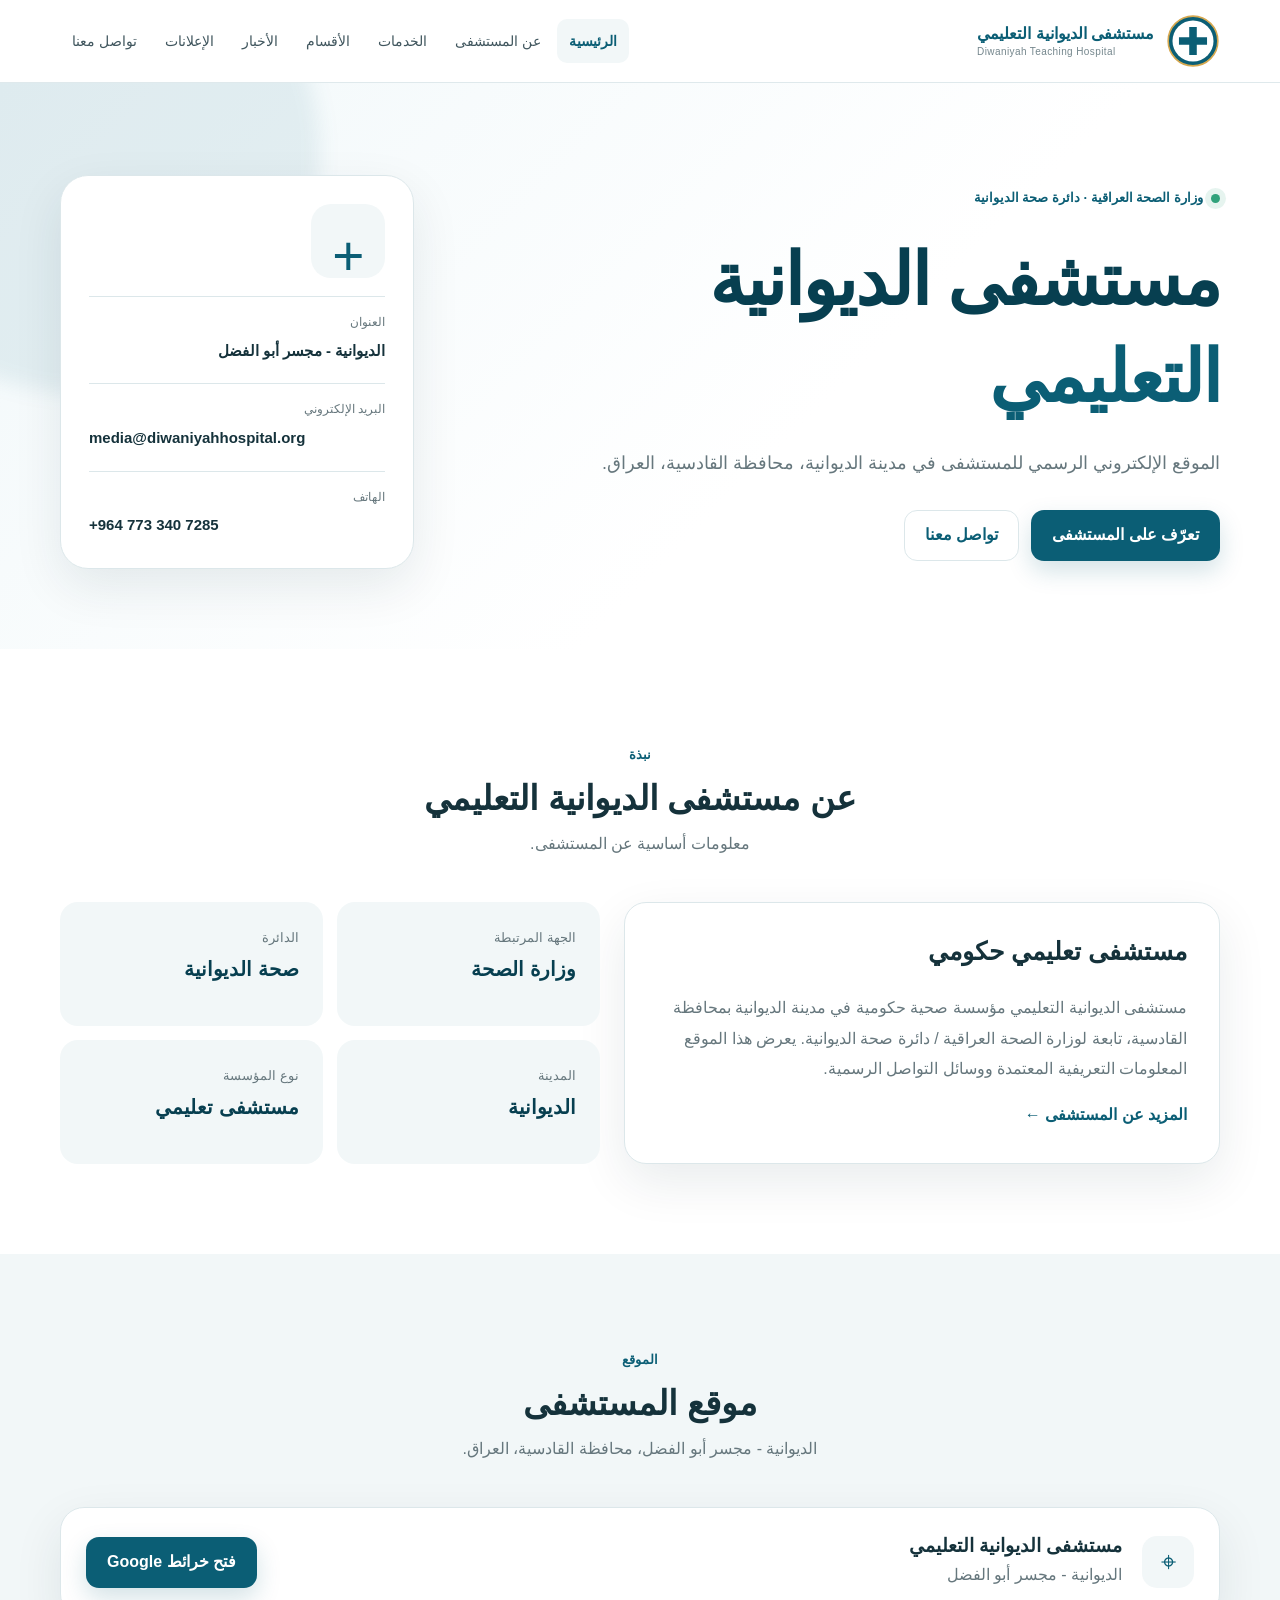
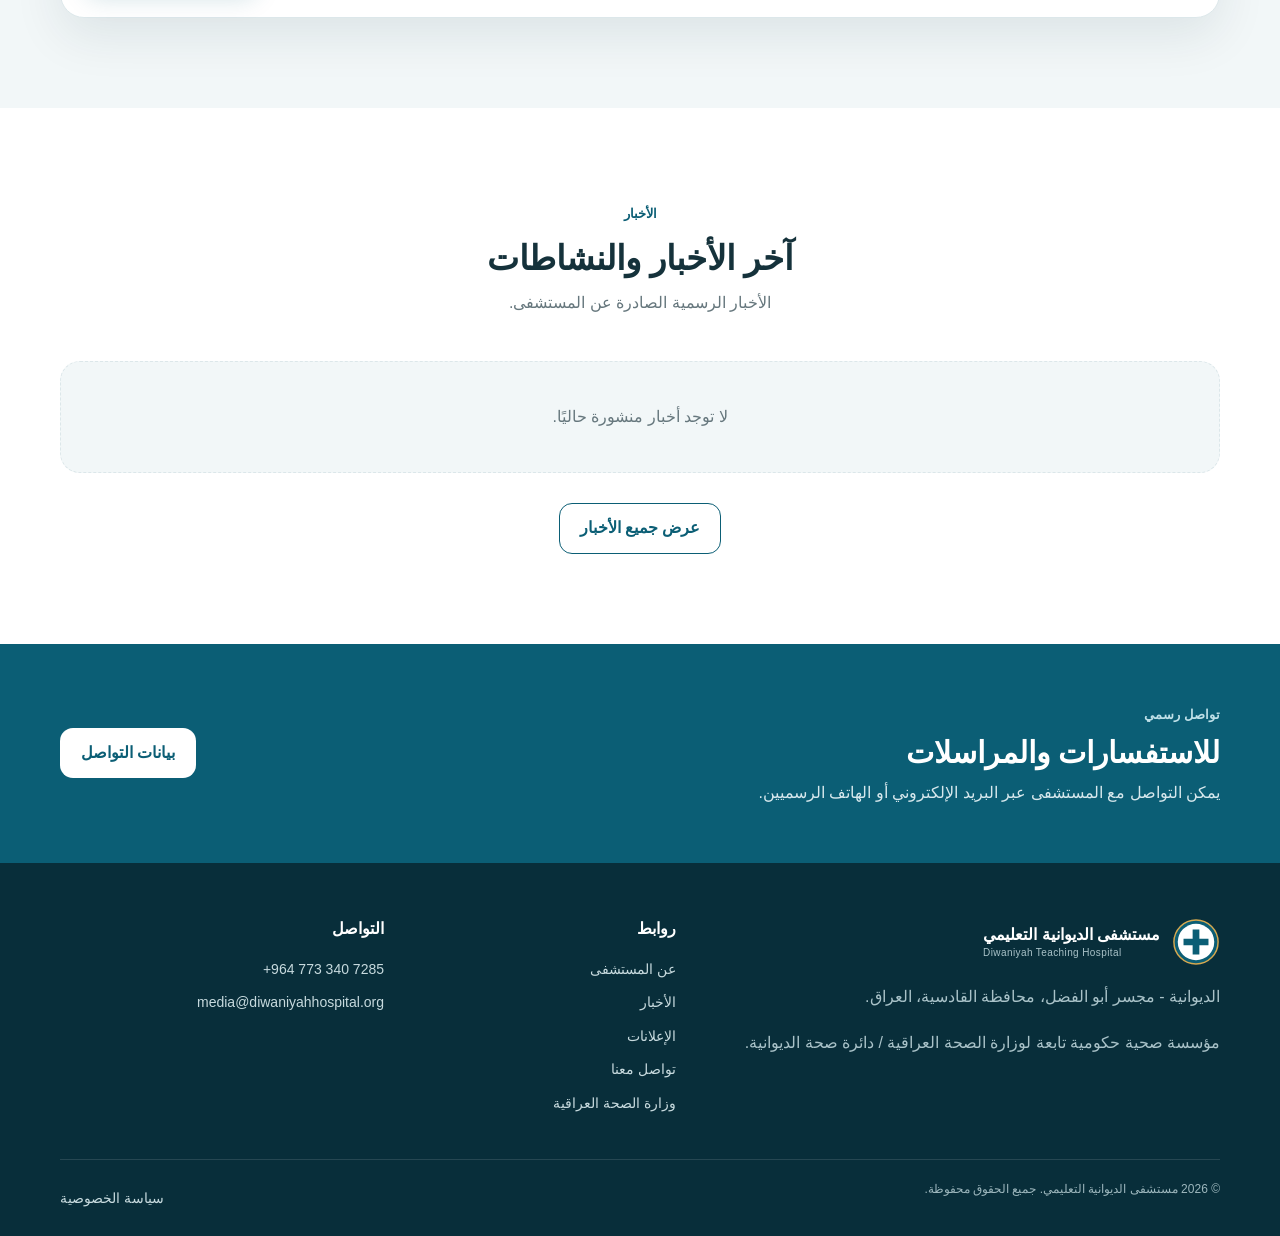
<file: index.html>
<!doctype html>
<html lang="ar" dir="rtl">
<head>
  <meta charset="utf-8">
  <meta name="viewport" content="width=device-width, initial-scale=1">
  <title>مستشفى الديوانية التعليمي | Diwaniyah Teaching Hospital</title>
  <meta name="description" content="الموقع الرسمي لـمستشفى الديوانية التعليمي في الديوانية، محافظة القادسية، العراق. معلومات المستشفى والأخبار والإعلانات ووسائل التواصل.">
  <link rel="canonical" href="https://diwaniyahhospital.org/">
  <meta property="og:type" content="website">
  <meta property="og:site_name" content="مستشفى الديوانية التعليمي">
  <meta property="og:title" content="مستشفى الديوانية التعليمي | Diwaniyah Teaching Hospital">
  <meta property="og:description" content="الموقع الرسمي لـمستشفى الديوانية التعليمي في الديوانية، محافظة القادسية، العراق. معلومات المستشفى والأخبار والإعلانات ووسائل التواصل.">
  <meta property="og:url" content="https://diwaniyahhospital.org/">
  <meta property="og:locale" content="ar_IQ">
  <meta name="theme-color" content="#0b5e75">
  <link rel="icon" href="/assets/images/logo.svg" type="image/svg+xml">
  <link rel="stylesheet" href="/assets/css/style.css">
  <script type="application/ld+json">
  {
    "@context": "https://schema.org",
    "@type": "Hospital",
    "name": "مستشفى الديوانية التعليمي",
    "alternateName": "Diwaniyah Teaching Hospital",
    "url": "https://diwaniyahhospital.org/",
    "logo": "https://diwaniyahhospital.org/assets/images/logo.svg",
    "email": "media@diwaniyahhospital.org",
    "telephone": "+9647733407285",
    "address": {
      "@type": "PostalAddress",
      "streetAddress": "مجسر أبو الفضل",
      "addressLocality": "الديوانية",
      "addressRegion": "القادسية",
      "addressCountry": "IQ"
    },
    "parentOrganization": {
      "@type": "GovernmentOrganization",
      "name": "وزارة الصحة العراقية",
      "url": "https://moh.gov.iq/"
    }
  }
  </script>
</head>
<body>
  <a class="skip-link" href="#main">تجاوز إلى المحتوى</a>
  <header class="site-header">
    <div class="container header-inner">
      <a class="brand" href="/" aria-label="الصفحة الرئيسية">
        <img src="/assets/images/logo.svg" alt="" width="54" height="54">
        <span><strong>مستشفى الديوانية التعليمي</strong><small>Diwaniyah Teaching Hospital</small></span>
      </a>
      <button class="menu-toggle" aria-label="فتح القائمة" aria-expanded="false">☰</button>
      <nav class="main-nav" aria-label="التنقل الرئيسي"><a class="active" aria-current="page" href="/">الرئيسية</a><a href="/about.html">عن المستشفى</a><a href="/services.html">الخدمات</a><a href="/departments.html">الأقسام</a><a href="/news.html">الأخبار</a><a href="/announcements.html">الإعلانات</a><a href="/contact.html">تواصل معنا</a></nav>
    </div>
  </header>
  <main id="main">
    <section class="hero">
      <div class="hero-glow"></div>
      <div class="container hero-grid">
        <div class="hero-copy reveal">
          <div class="eyebrow"><span class="pulse-dot"></span> وزارة الصحة العراقية · دائرة صحة الديوانية</div>
          <h1>مستشفى الديوانية<br><span>التعليمي</span></h1>
          <p>الموقع الإلكتروني الرسمي للمستشفى في مدينة الديوانية، محافظة القادسية، العراق.</p>
          <div class="hero-actions">
            <a class="btn btn-primary" href="/about.html">تعرّف على المستشفى</a>
            <a class="btn btn-light" href="/contact.html">تواصل معنا</a>
          </div>
        </div>
        <div class="hero-card reveal">
          <div class="medical-cross">+</div>
          <div><small>العنوان</small><strong>الديوانية - مجسر أبو الفضل</strong></div>
          <div><small>البريد الإلكتروني</small><strong dir="ltr">media@diwaniyahhospital.org</strong></div>
          <div><small>الهاتف</small><strong dir="ltr">+964 773 340 7285</strong></div>
        </div>
      </div>
    </section>

    <section class="section">
      <div class="container">
        <div class="section-heading reveal"><span>نبذة</span><h2>عن مستشفى الديوانية التعليمي</h2><p>معلومات أساسية عن المستشفى.</p></div>
        <div class="about-grid">
          <div class="info-panel reveal">
            <h3>مستشفى تعليمي حكومي</h3>
            <p>مستشفى الديوانية التعليمي مؤسسة صحية حكومية في مدينة الديوانية بمحافظة القادسية، تابعة لوزارة الصحة العراقية / دائرة صحة الديوانية. يعرض هذا الموقع المعلومات التعريفية المعتمدة ووسائل التواصل الرسمية.</p>
            <a class="text-link" href="/about.html">المزيد عن المستشفى ←</a>
          </div>
          <div class="facts-grid reveal">
            <div class="fact"><span>الجهة المرتبطة</span><strong>وزارة الصحة</strong></div>
            <div class="fact"><span>الدائرة</span><strong>صحة الديوانية</strong></div>
            <div class="fact"><span>المدينة</span><strong>الديوانية</strong></div>
            <div class="fact"><span>نوع المؤسسة</span><strong>مستشفى تعليمي</strong></div>
          </div>
        </div>
      </div>
    </section>

    <section class="section section-soft">
      <div class="container">
        <div class="section-heading reveal"><span>الموقع</span><h2>موقع المستشفى</h2><p>الديوانية - مجسر أبو الفضل، محافظة القادسية، العراق.</p></div>
        <div class="location-card reveal">
          <div class="location-icon">⌖</div>
          <div><h3>مستشفى الديوانية التعليمي</h3><p>الديوانية - مجسر أبو الفضل</p></div>
          <a class="btn btn-primary" target="_blank" rel="noopener" href="https://www.google.com/maps/search/?api=1&query=%D9%85%D8%B3%D8%AA%D8%B4%D9%81%D9%89%20%D8%A7%D9%84%D8%AF%D9%8A%D9%88%D8%A7%D9%86%D9%8A%D8%A9%20%D8%A7%D9%84%D8%AA%D8%B9%D9%84%D9%8A%D9%85%D9%8A%20%D8%A7%D9%84%D8%AF%D9%8A%D9%88%D8%A7%D9%86%D9%8A%D8%A9">فتح خرائط Google</a>
        </div>
      </div>
    </section>

    <section class="section">
      <div class="container">
        <div class="section-heading reveal"><span>الأخبار</span><h2>آخر الأخبار والنشاطات</h2><p>الأخبار الرسمية الصادرة عن المستشفى.</p></div>
        <div id="home-news" class="cards-grid"></div>
        <div class="center"><a class="btn btn-outline" href="/news.html">عرض جميع الأخبار</a></div>
      </div>
    </section>

    <section class="cta">
      <div class="container cta-inner">
        <div><span>تواصل رسمي</span><h2>للاستفسارات والمراسلات</h2><p>يمكن التواصل مع المستشفى عبر البريد الإلكتروني أو الهاتف الرسميين.</p></div>
        <a class="btn btn-white" href="/contact.html">بيانات التواصل</a>
      </div>
    </section>
  </main>
  <footer class="site-footer">
    <div class="container footer-grid">
      <div>
        <a class="brand footer-brand" href="/"><img src="/assets/images/logo.svg" alt="" width="48" height="48"><span><strong>مستشفى الديوانية التعليمي</strong><small>Diwaniyah Teaching Hospital</small></span></a>
        <p>الديوانية - مجسر أبو الفضل، محافظة القادسية، العراق.</p>
        <p>مؤسسة صحية حكومية تابعة لوزارة الصحة العراقية / دائرة صحة الديوانية.</p>
      </div>
      <div><h3>روابط</h3><a href="/about.html">عن المستشفى</a><a href="/news.html">الأخبار</a><a href="/announcements.html">الإعلانات</a><a href="/contact.html">تواصل معنا</a><a href="https://moh.gov.iq/" target="_blank" rel="noopener">وزارة الصحة العراقية</a></div>
      <div><h3>التواصل</h3><a dir="ltr" href="tel:+9647733407285">+964 773 340 7285</a><a href="mailto:media@diwaniyahhospital.org">media@diwaniyahhospital.org</a></div>
    </div>
    <div class="container footer-bottom"><span>© <span class="year">2026</span> مستشفى الديوانية التعليمي. جميع الحقوق محفوظة.</span><a href="/privacy.html">سياسة الخصوصية</a></div>
  </footer>

  <script src="/assets/js/main.js"></script>
  <script src="/assets/js/site.js"></script>
</body>
</html>
</file>
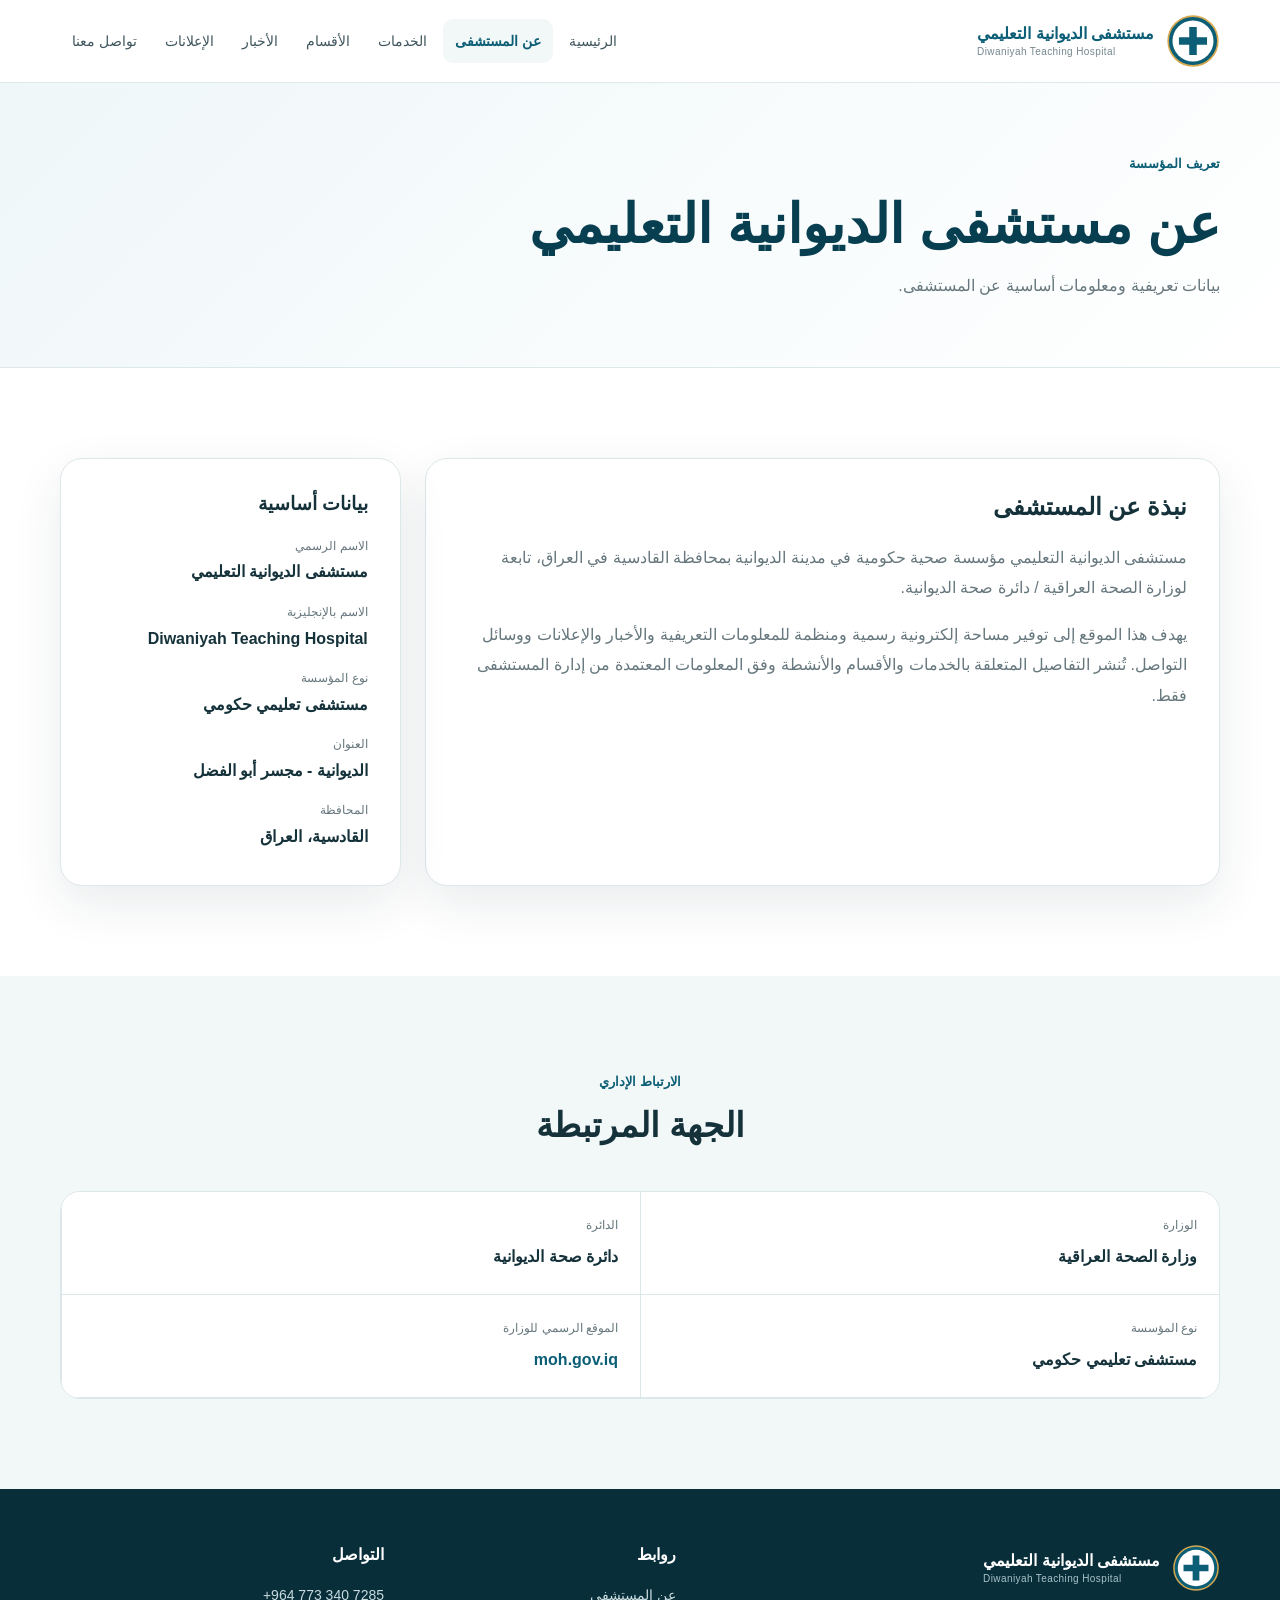
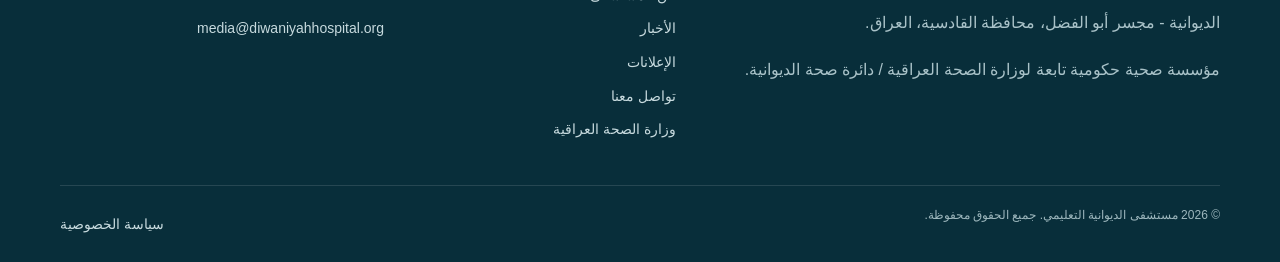
<file: about.html>
<!doctype html>
<html lang="ar" dir="rtl">
<head>
  <meta charset="utf-8">
  <meta name="viewport" content="width=device-width, initial-scale=1">
  <title>عن المستشفى | مستشفى الديوانية التعليمي</title>
  <meta name="description" content="نبذة وبيانات مستشفى الديوانية التعليمي.">
  <link rel="canonical" href="https://diwaniyahhospital.org/about.html">
  <meta property="og:type" content="website">
  <meta property="og:site_name" content="مستشفى الديوانية التعليمي">
  <meta property="og:title" content="عن المستشفى | مستشفى الديوانية التعليمي">
  <meta property="og:description" content="نبذة وبيانات مستشفى الديوانية التعليمي.">
  <meta property="og:url" content="https://diwaniyahhospital.org/about.html">
  <meta property="og:locale" content="ar_IQ">
  <meta name="theme-color" content="#0b5e75">
  <link rel="icon" href="/assets/images/logo.svg" type="image/svg+xml">
  <link rel="stylesheet" href="/assets/css/style.css">
</head>
<body>
  <a class="skip-link" href="#main">تجاوز إلى المحتوى</a>
  <header class="site-header">
    <div class="container header-inner">
      <a class="brand" href="/" aria-label="الصفحة الرئيسية">
        <img src="/assets/images/logo.svg" alt="" width="54" height="54">
        <span><strong>مستشفى الديوانية التعليمي</strong><small>Diwaniyah Teaching Hospital</small></span>
      </a>
      <button class="menu-toggle" aria-label="فتح القائمة" aria-expanded="false">☰</button>
      <nav class="main-nav" aria-label="التنقل الرئيسي"><a href="/">الرئيسية</a><a class="active" aria-current="page" href="/about.html">عن المستشفى</a><a href="/services.html">الخدمات</a><a href="/departments.html">الأقسام</a><a href="/news.html">الأخبار</a><a href="/announcements.html">الإعلانات</a><a href="/contact.html">تواصل معنا</a></nav>
    </div>
  </header>
  <main id="main">
    <section class="page-hero"><div class="container"><span>تعريف المؤسسة</span><h1>عن مستشفى الديوانية التعليمي</h1><p>بيانات تعريفية ومعلومات أساسية عن المستشفى.</p></div></section>
    <section class="section"><div class="container two-col">
      <article class="content-card">
        <h2>نبذة عن المستشفى</h2>
        <p>مستشفى الديوانية التعليمي مؤسسة صحية حكومية في مدينة الديوانية بمحافظة القادسية في العراق، تابعة لوزارة الصحة العراقية / دائرة صحة الديوانية.</p>
        <p>يهدف هذا الموقع إلى توفير مساحة إلكترونية رسمية ومنظمة للمعلومات التعريفية والأخبار والإعلانات ووسائل التواصل. تُنشر التفاصيل المتعلقة بالخدمات والأقسام والأنشطة وفق المعلومات المعتمدة من إدارة المستشفى فقط.</p>
      </article>
      <aside class="side-card"><h3>بيانات أساسية</h3><dl>
        <dt>الاسم الرسمي</dt><dd>مستشفى الديوانية التعليمي</dd>
        <dt>الاسم بالإنجليزية</dt><dd>Diwaniyah Teaching Hospital</dd>
        <dt>نوع المؤسسة</dt><dd>مستشفى تعليمي حكومي</dd>
        <dt>العنوان</dt><dd>الديوانية - مجسر أبو الفضل</dd>
        <dt>المحافظة</dt><dd>القادسية، العراق</dd>
      </dl></aside>
    </div></section>
    <section class="section section-soft"><div class="container">
      <div class="section-heading"><span>الارتباط الإداري</span><h2>الجهة المرتبطة</h2></div>
      <div class="facts-table">
        <div><span>الوزارة</span><strong>وزارة الصحة العراقية</strong></div>
        <div><span>الدائرة</span><strong>دائرة صحة الديوانية</strong></div>
        <div><span>نوع المؤسسة</span><strong>مستشفى تعليمي حكومي</strong></div>
        <div><span>الموقع الرسمي للوزارة</span><strong><a class="text-link" href="https://moh.gov.iq/" target="_blank" rel="noopener" dir="ltr">moh.gov.iq</a></strong></div>
      </div>
    </div></section>
  </main>
  <footer class="site-footer">
    <div class="container footer-grid">
      <div>
        <a class="brand footer-brand" href="/"><img src="/assets/images/logo.svg" alt="" width="48" height="48"><span><strong>مستشفى الديوانية التعليمي</strong><small>Diwaniyah Teaching Hospital</small></span></a>
        <p>الديوانية - مجسر أبو الفضل، محافظة القادسية، العراق.</p>
        <p>مؤسسة صحية حكومية تابعة لوزارة الصحة العراقية / دائرة صحة الديوانية.</p>
      </div>
      <div><h3>روابط</h3><a href="/about.html">عن المستشفى</a><a href="/news.html">الأخبار</a><a href="/announcements.html">الإعلانات</a><a href="/contact.html">تواصل معنا</a><a href="https://moh.gov.iq/" target="_blank" rel="noopener">وزارة الصحة العراقية</a></div>
      <div><h3>التواصل</h3><a dir="ltr" href="tel:+9647733407285">+964 773 340 7285</a><a href="mailto:media@diwaniyahhospital.org">media@diwaniyahhospital.org</a></div>
    </div>
    <div class="container footer-bottom"><span>© <span class="year">2026</span> مستشفى الديوانية التعليمي. جميع الحقوق محفوظة.</span><a href="/privacy.html">سياسة الخصوصية</a></div>
  </footer>

  <script src="/assets/js/main.js"></script>
</body>
</html>
</file>
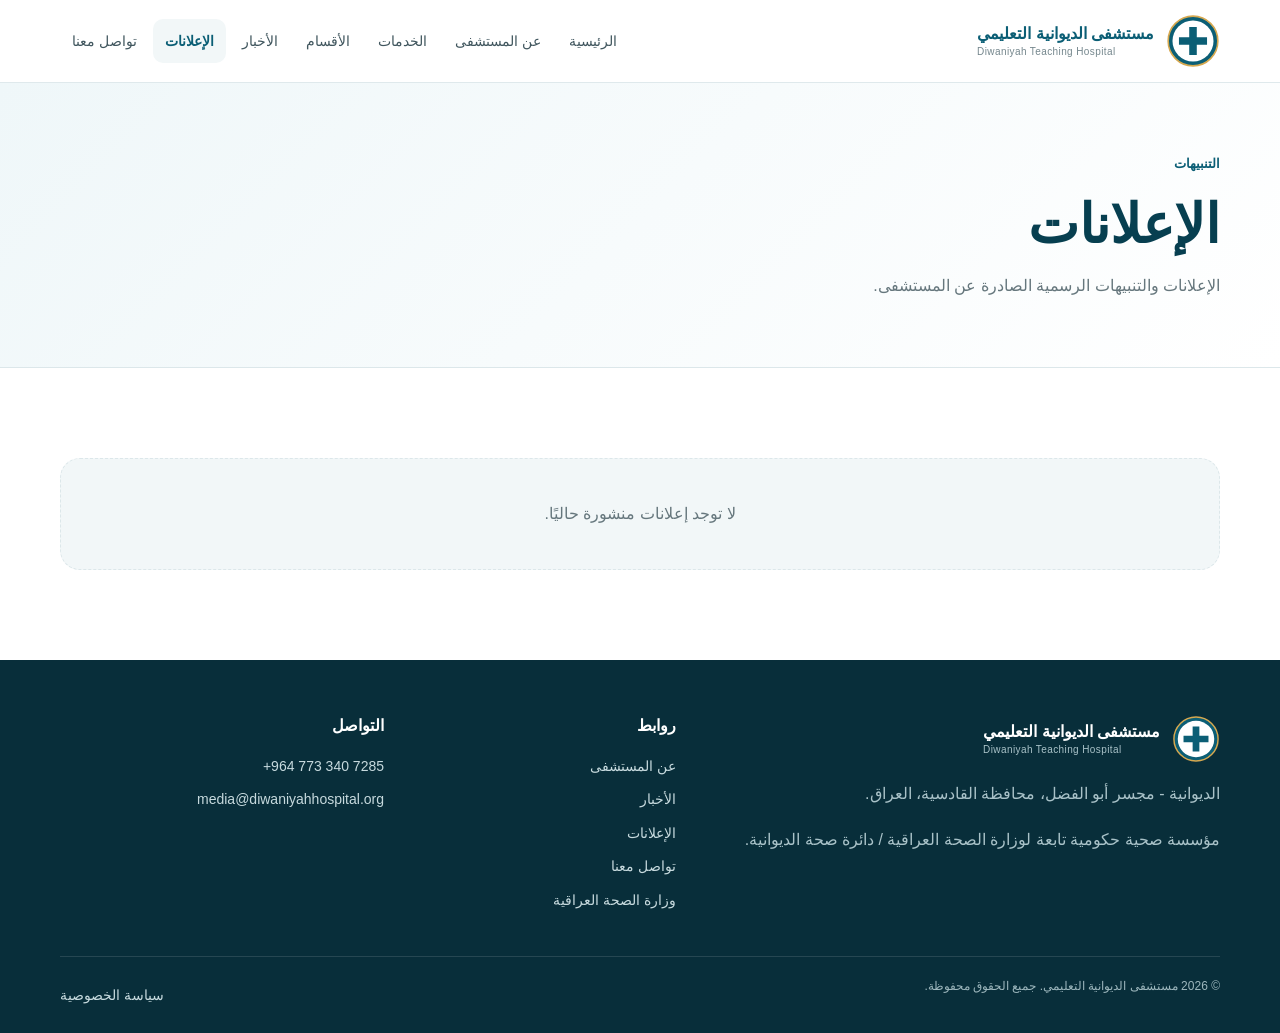
<file: announcements.html>
<!doctype html>
<html lang="ar" dir="rtl">
<head>
  <meta charset="utf-8">
  <meta name="viewport" content="width=device-width, initial-scale=1">
  <title>الإعلانات | مستشفى الديوانية التعليمي</title>
  <meta name="description" content="الإعلانات والتنبيهات الرسمية لـمستشفى الديوانية التعليمي.">
  <link rel="canonical" href="https://diwaniyahhospital.org/announcements.html">
  <meta property="og:type" content="website">
  <meta property="og:site_name" content="مستشفى الديوانية التعليمي">
  <meta property="og:title" content="الإعلانات | مستشفى الديوانية التعليمي">
  <meta property="og:description" content="الإعلانات والتنبيهات الرسمية لـمستشفى الديوانية التعليمي.">
  <meta property="og:url" content="https://diwaniyahhospital.org/announcements.html">
  <meta property="og:locale" content="ar_IQ">
  <meta name="theme-color" content="#0b5e75">
  <link rel="icon" href="/assets/images/logo.svg" type="image/svg+xml">
  <link rel="stylesheet" href="/assets/css/style.css">
</head>
<body>
  <a class="skip-link" href="#main">تجاوز إلى المحتوى</a>
  <header class="site-header">
    <div class="container header-inner">
      <a class="brand" href="/" aria-label="الصفحة الرئيسية">
        <img src="/assets/images/logo.svg" alt="" width="54" height="54">
        <span><strong>مستشفى الديوانية التعليمي</strong><small>Diwaniyah Teaching Hospital</small></span>
      </a>
      <button class="menu-toggle" aria-label="فتح القائمة" aria-expanded="false">☰</button>
      <nav class="main-nav" aria-label="التنقل الرئيسي"><a href="/">الرئيسية</a><a href="/about.html">عن المستشفى</a><a href="/services.html">الخدمات</a><a href="/departments.html">الأقسام</a><a href="/news.html">الأخبار</a><a class="active" aria-current="page" href="/announcements.html">الإعلانات</a><a href="/contact.html">تواصل معنا</a></nav>
    </div>
  </header>
  <main id="main">
    <section class="page-hero"><div class="container"><span>التنبيهات</span><h1>الإعلانات</h1><p>الإعلانات والتنبيهات الرسمية الصادرة عن المستشفى.</p></div></section>
    <section class="section"><div class="container"><div id="announcements-list" class="notice-list"></div></div></section>
  </main>
  <footer class="site-footer">
    <div class="container footer-grid">
      <div>
        <a class="brand footer-brand" href="/"><img src="/assets/images/logo.svg" alt="" width="48" height="48"><span><strong>مستشفى الديوانية التعليمي</strong><small>Diwaniyah Teaching Hospital</small></span></a>
        <p>الديوانية - مجسر أبو الفضل، محافظة القادسية، العراق.</p>
        <p>مؤسسة صحية حكومية تابعة لوزارة الصحة العراقية / دائرة صحة الديوانية.</p>
      </div>
      <div><h3>روابط</h3><a href="/about.html">عن المستشفى</a><a href="/news.html">الأخبار</a><a href="/announcements.html">الإعلانات</a><a href="/contact.html">تواصل معنا</a><a href="https://moh.gov.iq/" target="_blank" rel="noopener">وزارة الصحة العراقية</a></div>
      <div><h3>التواصل</h3><a dir="ltr" href="tel:+9647733407285">+964 773 340 7285</a><a href="mailto:media@diwaniyahhospital.org">media@diwaniyahhospital.org</a></div>
    </div>
    <div class="container footer-bottom"><span>© <span class="year">2026</span> مستشفى الديوانية التعليمي. جميع الحقوق محفوظة.</span><a href="/privacy.html">سياسة الخصوصية</a></div>
  </footer>

  <script src="/assets/js/main.js"></script>
  <script src="/assets/js/site.js"></script>
</body>
</html>
</file>
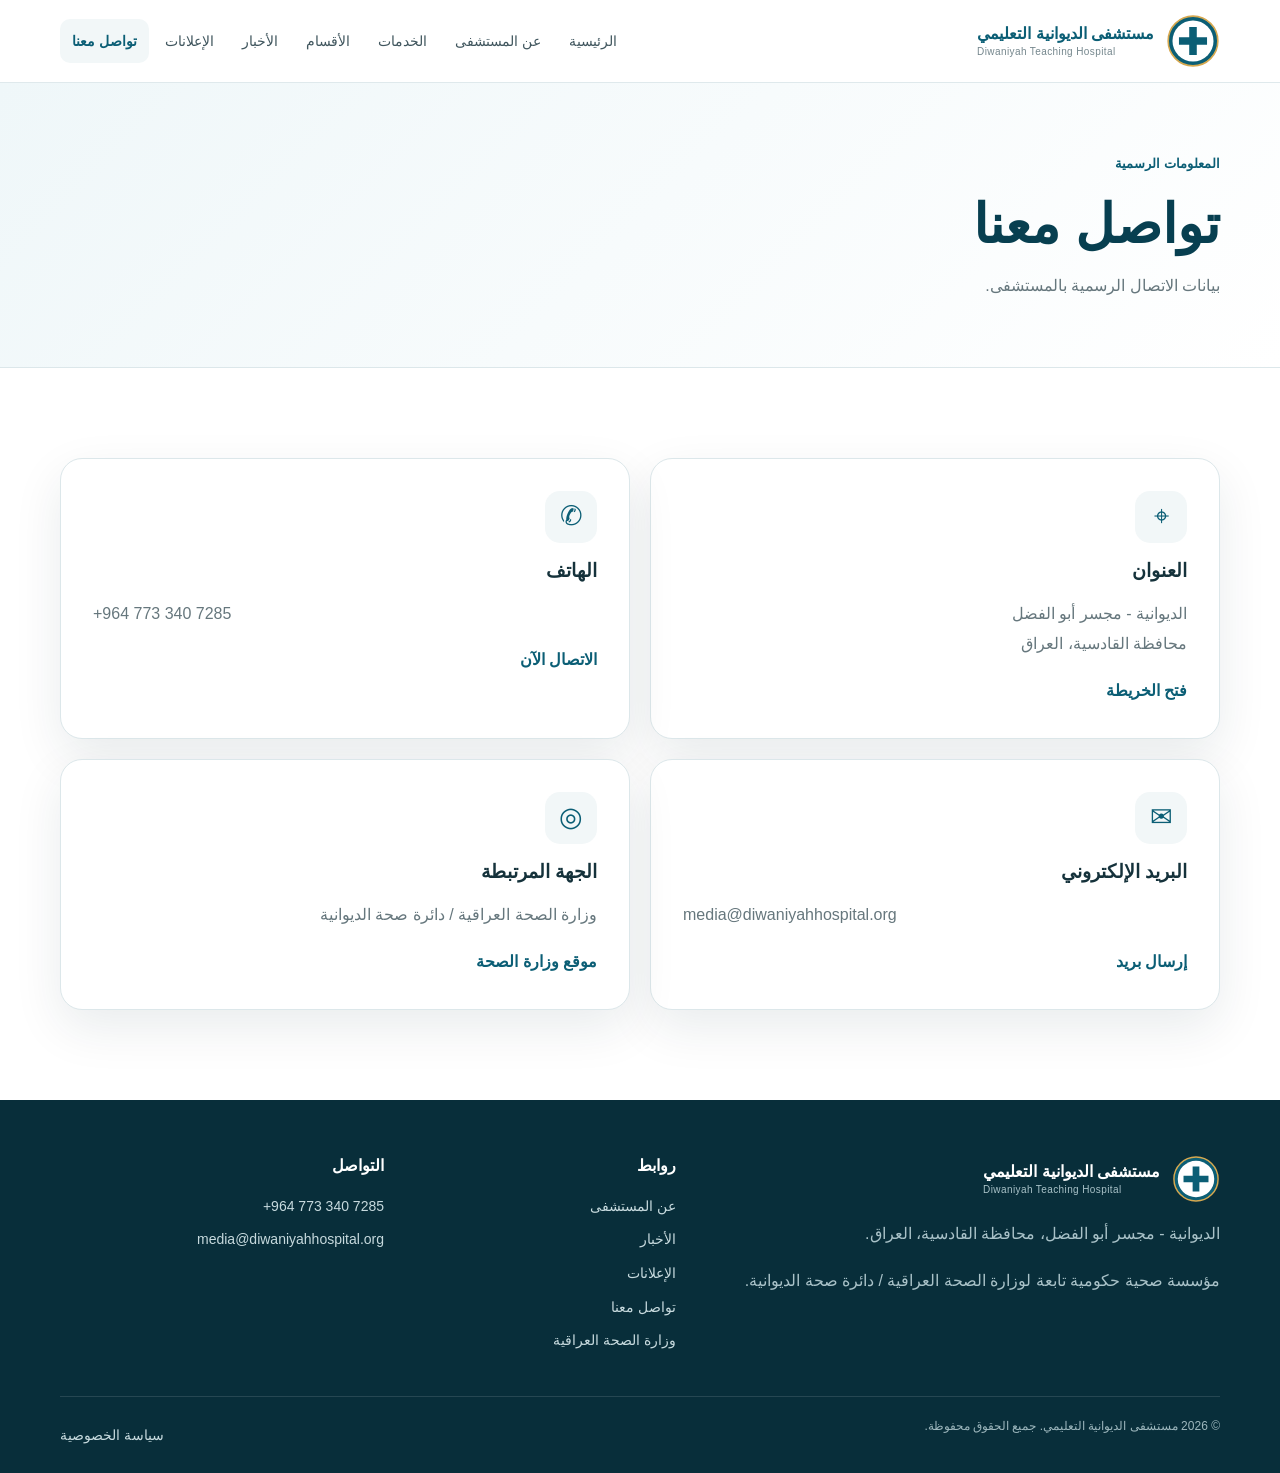
<file: contact.html>
<!doctype html>
<html lang="ar" dir="rtl">
<head>
  <meta charset="utf-8">
  <meta name="viewport" content="width=device-width, initial-scale=1">
  <title>تواصل معنا | مستشفى الديوانية التعليمي</title>
  <meta name="description" content="بيانات التواصل الرسمية لـمستشفى الديوانية التعليمي.">
  <link rel="canonical" href="https://diwaniyahhospital.org/contact.html">
  <meta property="og:type" content="website">
  <meta property="og:site_name" content="مستشفى الديوانية التعليمي">
  <meta property="og:title" content="تواصل معنا | مستشفى الديوانية التعليمي">
  <meta property="og:description" content="بيانات التواصل الرسمية لـمستشفى الديوانية التعليمي.">
  <meta property="og:url" content="https://diwaniyahhospital.org/contact.html">
  <meta property="og:locale" content="ar_IQ">
  <meta name="theme-color" content="#0b5e75">
  <link rel="icon" href="/assets/images/logo.svg" type="image/svg+xml">
  <link rel="stylesheet" href="/assets/css/style.css">
</head>
<body>
  <a class="skip-link" href="#main">تجاوز إلى المحتوى</a>
  <header class="site-header">
    <div class="container header-inner">
      <a class="brand" href="/" aria-label="الصفحة الرئيسية">
        <img src="/assets/images/logo.svg" alt="" width="54" height="54">
        <span><strong>مستشفى الديوانية التعليمي</strong><small>Diwaniyah Teaching Hospital</small></span>
      </a>
      <button class="menu-toggle" aria-label="فتح القائمة" aria-expanded="false">☰</button>
      <nav class="main-nav" aria-label="التنقل الرئيسي"><a href="/">الرئيسية</a><a href="/about.html">عن المستشفى</a><a href="/services.html">الخدمات</a><a href="/departments.html">الأقسام</a><a href="/news.html">الأخبار</a><a href="/announcements.html">الإعلانات</a><a class="active" aria-current="page" href="/contact.html">تواصل معنا</a></nav>
    </div>
  </header>
  <main id="main">
    <section class="page-hero"><div class="container"><span>المعلومات الرسمية</span><h1>تواصل معنا</h1><p>بيانات الاتصال الرسمية بالمستشفى.</p></div></section>
    <section class="section"><div class="container contact-grid">
      <div class="contact-card"><span class="contact-icon">⌖</span><h3>العنوان</h3><p>الديوانية - مجسر أبو الفضل<br>محافظة القادسية، العراق</p><a class="text-link" target="_blank" rel="noopener" href="https://www.google.com/maps/search/?api=1&query=%D9%85%D8%B3%D8%AA%D8%B4%D9%81%D9%89%20%D8%A7%D9%84%D8%AF%D9%8A%D9%88%D8%A7%D9%86%D9%8A%D8%A9%20%D8%A7%D9%84%D8%AA%D8%B9%D9%84%D9%8A%D9%85%D9%8A%20%D8%A7%D9%84%D8%AF%D9%8A%D9%88%D8%A7%D9%86%D9%8A%D8%A9">فتح الخريطة</a></div>
      <div class="contact-card"><span class="contact-icon">✆</span><h3>الهاتف</h3><p dir="ltr">+964 773 340 7285</p><a class="text-link" href="tel:+9647733407285">الاتصال الآن</a></div>
      <div class="contact-card"><span class="contact-icon">✉</span><h3>البريد الإلكتروني</h3><p dir="ltr">media@diwaniyahhospital.org</p><a class="text-link" href="mailto:media@diwaniyahhospital.org">إرسال بريد</a></div>
      <div class="contact-card"><span class="contact-icon">◎</span><h3>الجهة المرتبطة</h3><p>وزارة الصحة العراقية / دائرة صحة الديوانية</p><a class="text-link" href="https://moh.gov.iq/" target="_blank" rel="noopener">موقع وزارة الصحة</a></div>
    </div></section>
  </main>
  <footer class="site-footer">
    <div class="container footer-grid">
      <div>
        <a class="brand footer-brand" href="/"><img src="/assets/images/logo.svg" alt="" width="48" height="48"><span><strong>مستشفى الديوانية التعليمي</strong><small>Diwaniyah Teaching Hospital</small></span></a>
        <p>الديوانية - مجسر أبو الفضل، محافظة القادسية، العراق.</p>
        <p>مؤسسة صحية حكومية تابعة لوزارة الصحة العراقية / دائرة صحة الديوانية.</p>
      </div>
      <div><h3>روابط</h3><a href="/about.html">عن المستشفى</a><a href="/news.html">الأخبار</a><a href="/announcements.html">الإعلانات</a><a href="/contact.html">تواصل معنا</a><a href="https://moh.gov.iq/" target="_blank" rel="noopener">وزارة الصحة العراقية</a></div>
      <div><h3>التواصل</h3><a dir="ltr" href="tel:+9647733407285">+964 773 340 7285</a><a href="mailto:media@diwaniyahhospital.org">media@diwaniyahhospital.org</a></div>
    </div>
    <div class="container footer-bottom"><span>© <span class="year">2026</span> مستشفى الديوانية التعليمي. جميع الحقوق محفوظة.</span><a href="/privacy.html">سياسة الخصوصية</a></div>
  </footer>

  <script src="/assets/js/main.js"></script>
</body>
</html>
</file>
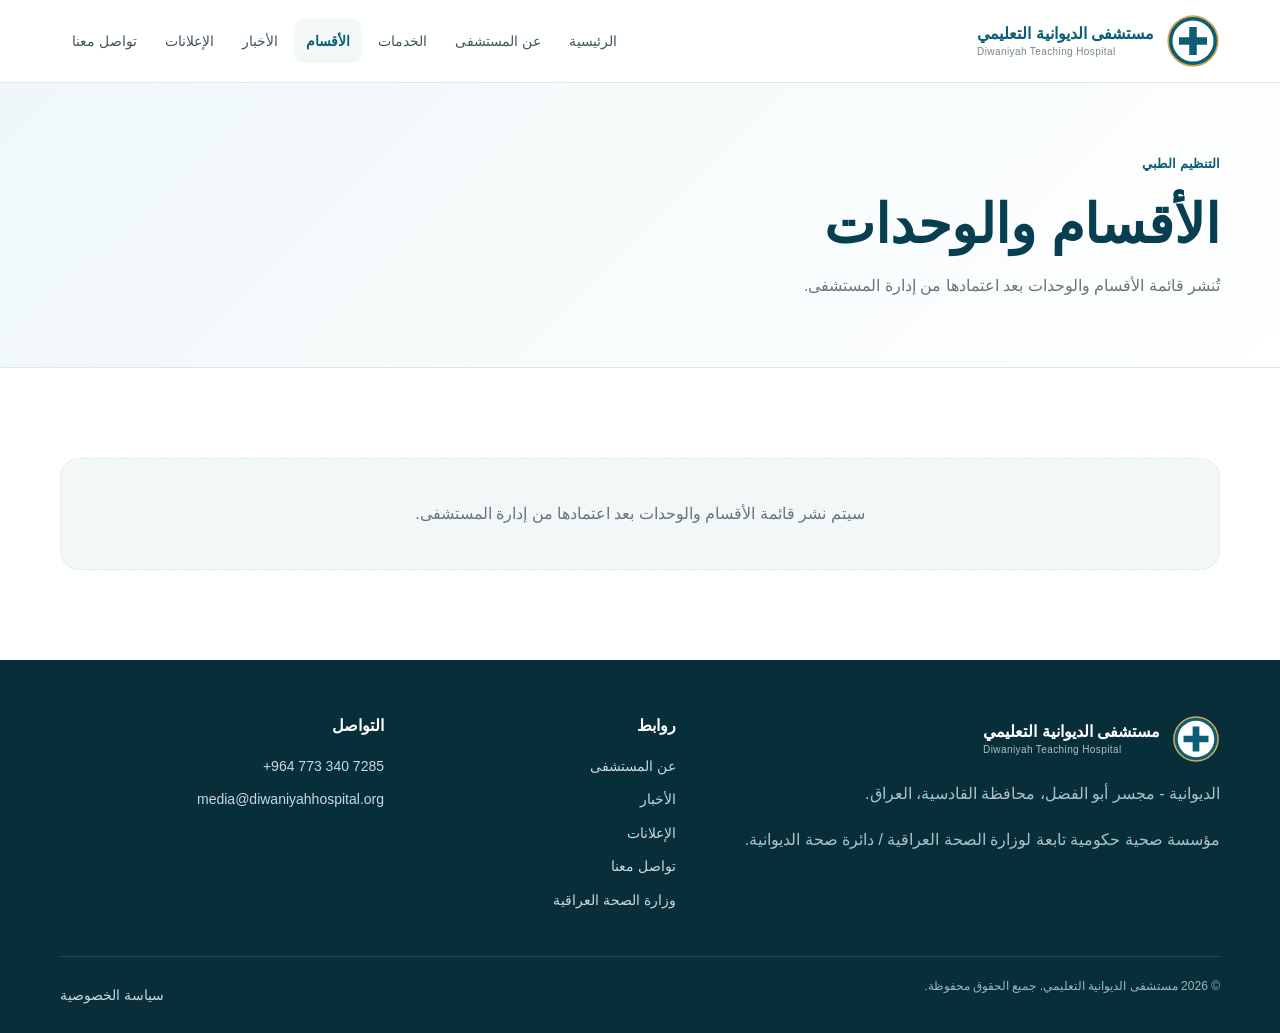
<file: departments.html>
<!doctype html>
<html lang="ar" dir="rtl">
<head>
  <meta charset="utf-8">
  <meta name="viewport" content="width=device-width, initial-scale=1">
  <title>الأقسام والوحدات | مستشفى الديوانية التعليمي</title>
  <meta name="description" content="الأقسام والوحدات في مستشفى الديوانية التعليمي.">
  <link rel="canonical" href="https://diwaniyahhospital.org/departments.html">
  <meta property="og:type" content="website">
  <meta property="og:site_name" content="مستشفى الديوانية التعليمي">
  <meta property="og:title" content="الأقسام والوحدات | مستشفى الديوانية التعليمي">
  <meta property="og:description" content="الأقسام والوحدات في مستشفى الديوانية التعليمي.">
  <meta property="og:url" content="https://diwaniyahhospital.org/departments.html">
  <meta property="og:locale" content="ar_IQ">
  <meta name="theme-color" content="#0b5e75">
  <link rel="icon" href="/assets/images/logo.svg" type="image/svg+xml">
  <link rel="stylesheet" href="/assets/css/style.css">
</head>
<body>
  <a class="skip-link" href="#main">تجاوز إلى المحتوى</a>
  <header class="site-header">
    <div class="container header-inner">
      <a class="brand" href="/" aria-label="الصفحة الرئيسية">
        <img src="/assets/images/logo.svg" alt="" width="54" height="54">
        <span><strong>مستشفى الديوانية التعليمي</strong><small>Diwaniyah Teaching Hospital</small></span>
      </a>
      <button class="menu-toggle" aria-label="فتح القائمة" aria-expanded="false">☰</button>
      <nav class="main-nav" aria-label="التنقل الرئيسي"><a href="/">الرئيسية</a><a href="/about.html">عن المستشفى</a><a href="/services.html">الخدمات</a><a class="active" aria-current="page" href="/departments.html">الأقسام</a><a href="/news.html">الأخبار</a><a href="/announcements.html">الإعلانات</a><a href="/contact.html">تواصل معنا</a></nav>
    </div>
  </header>
  <main id="main">
    <section class="page-hero"><div class="container"><span>التنظيم الطبي</span><h1>الأقسام والوحدات</h1><p>تُنشر قائمة الأقسام والوحدات بعد اعتمادها من إدارة المستشفى.</p></div></section>
    <section class="section"><div class="container"><div id="departments-list" class="cards-grid"></div></div></section>
  </main>
  <footer class="site-footer">
    <div class="container footer-grid">
      <div>
        <a class="brand footer-brand" href="/"><img src="/assets/images/logo.svg" alt="" width="48" height="48"><span><strong>مستشفى الديوانية التعليمي</strong><small>Diwaniyah Teaching Hospital</small></span></a>
        <p>الديوانية - مجسر أبو الفضل، محافظة القادسية، العراق.</p>
        <p>مؤسسة صحية حكومية تابعة لوزارة الصحة العراقية / دائرة صحة الديوانية.</p>
      </div>
      <div><h3>روابط</h3><a href="/about.html">عن المستشفى</a><a href="/news.html">الأخبار</a><a href="/announcements.html">الإعلانات</a><a href="/contact.html">تواصل معنا</a><a href="https://moh.gov.iq/" target="_blank" rel="noopener">وزارة الصحة العراقية</a></div>
      <div><h3>التواصل</h3><a dir="ltr" href="tel:+9647733407285">+964 773 340 7285</a><a href="mailto:media@diwaniyahhospital.org">media@diwaniyahhospital.org</a></div>
    </div>
    <div class="container footer-bottom"><span>© <span class="year">2026</span> مستشفى الديوانية التعليمي. جميع الحقوق محفوظة.</span><a href="/privacy.html">سياسة الخصوصية</a></div>
  </footer>

  <script src="/assets/js/main.js"></script>
  <script src="/assets/js/site.js"></script>
</body>
</html>
</file>
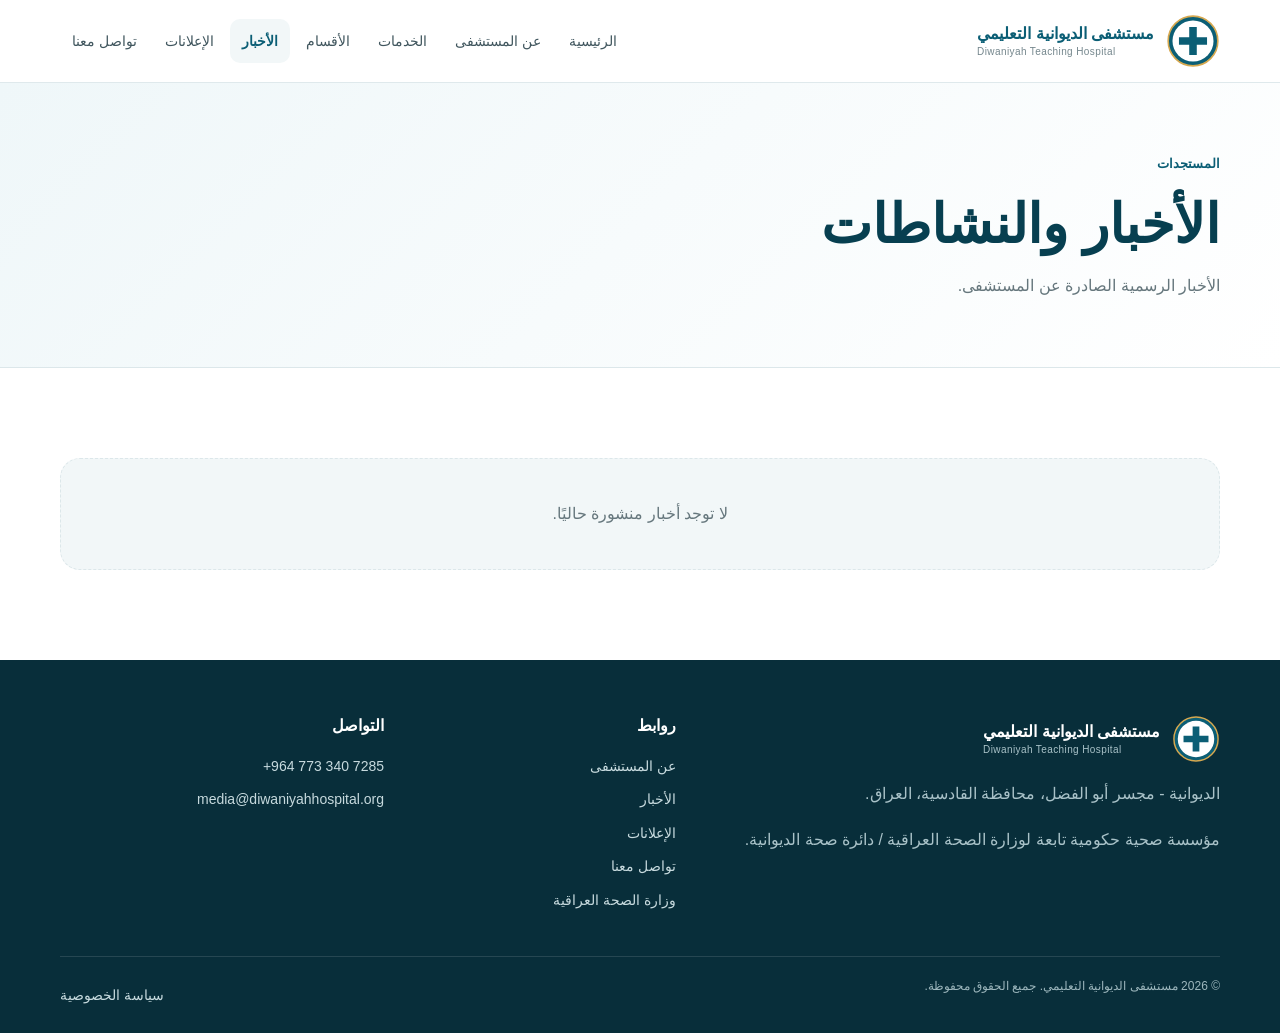
<file: news.html>
<!doctype html>
<html lang="ar" dir="rtl">
<head>
  <meta charset="utf-8">
  <meta name="viewport" content="width=device-width, initial-scale=1">
  <title>الأخبار | مستشفى الديوانية التعليمي</title>
  <meta name="description" content="الأخبار والنشاطات الرسمية لـمستشفى الديوانية التعليمي.">
  <link rel="canonical" href="https://diwaniyahhospital.org/news.html">
  <meta property="og:type" content="website">
  <meta property="og:site_name" content="مستشفى الديوانية التعليمي">
  <meta property="og:title" content="الأخبار | مستشفى الديوانية التعليمي">
  <meta property="og:description" content="الأخبار والنشاطات الرسمية لـمستشفى الديوانية التعليمي.">
  <meta property="og:url" content="https://diwaniyahhospital.org/news.html">
  <meta property="og:locale" content="ar_IQ">
  <meta name="theme-color" content="#0b5e75">
  <link rel="icon" href="/assets/images/logo.svg" type="image/svg+xml">
  <link rel="stylesheet" href="/assets/css/style.css">
</head>
<body>
  <a class="skip-link" href="#main">تجاوز إلى المحتوى</a>
  <header class="site-header">
    <div class="container header-inner">
      <a class="brand" href="/" aria-label="الصفحة الرئيسية">
        <img src="/assets/images/logo.svg" alt="" width="54" height="54">
        <span><strong>مستشفى الديوانية التعليمي</strong><small>Diwaniyah Teaching Hospital</small></span>
      </a>
      <button class="menu-toggle" aria-label="فتح القائمة" aria-expanded="false">☰</button>
      <nav class="main-nav" aria-label="التنقل الرئيسي"><a href="/">الرئيسية</a><a href="/about.html">عن المستشفى</a><a href="/services.html">الخدمات</a><a href="/departments.html">الأقسام</a><a class="active" aria-current="page" href="/news.html">الأخبار</a><a href="/announcements.html">الإعلانات</a><a href="/contact.html">تواصل معنا</a></nav>
    </div>
  </header>
  <main id="main">
    <section class="page-hero"><div class="container"><span>المستجدات</span><h1>الأخبار والنشاطات</h1><p>الأخبار الرسمية الصادرة عن المستشفى.</p></div></section>
    <section class="section"><div class="container"><div id="news-list" class="cards-grid"></div></div></section>
  </main>
  <footer class="site-footer">
    <div class="container footer-grid">
      <div>
        <a class="brand footer-brand" href="/"><img src="/assets/images/logo.svg" alt="" width="48" height="48"><span><strong>مستشفى الديوانية التعليمي</strong><small>Diwaniyah Teaching Hospital</small></span></a>
        <p>الديوانية - مجسر أبو الفضل، محافظة القادسية، العراق.</p>
        <p>مؤسسة صحية حكومية تابعة لوزارة الصحة العراقية / دائرة صحة الديوانية.</p>
      </div>
      <div><h3>روابط</h3><a href="/about.html">عن المستشفى</a><a href="/news.html">الأخبار</a><a href="/announcements.html">الإعلانات</a><a href="/contact.html">تواصل معنا</a><a href="https://moh.gov.iq/" target="_blank" rel="noopener">وزارة الصحة العراقية</a></div>
      <div><h3>التواصل</h3><a dir="ltr" href="tel:+9647733407285">+964 773 340 7285</a><a href="mailto:media@diwaniyahhospital.org">media@diwaniyahhospital.org</a></div>
    </div>
    <div class="container footer-bottom"><span>© <span class="year">2026</span> مستشفى الديوانية التعليمي. جميع الحقوق محفوظة.</span><a href="/privacy.html">سياسة الخصوصية</a></div>
  </footer>

  <script src="/assets/js/main.js"></script>
  <script src="/assets/js/site.js"></script>
</body>
</html>
</file>
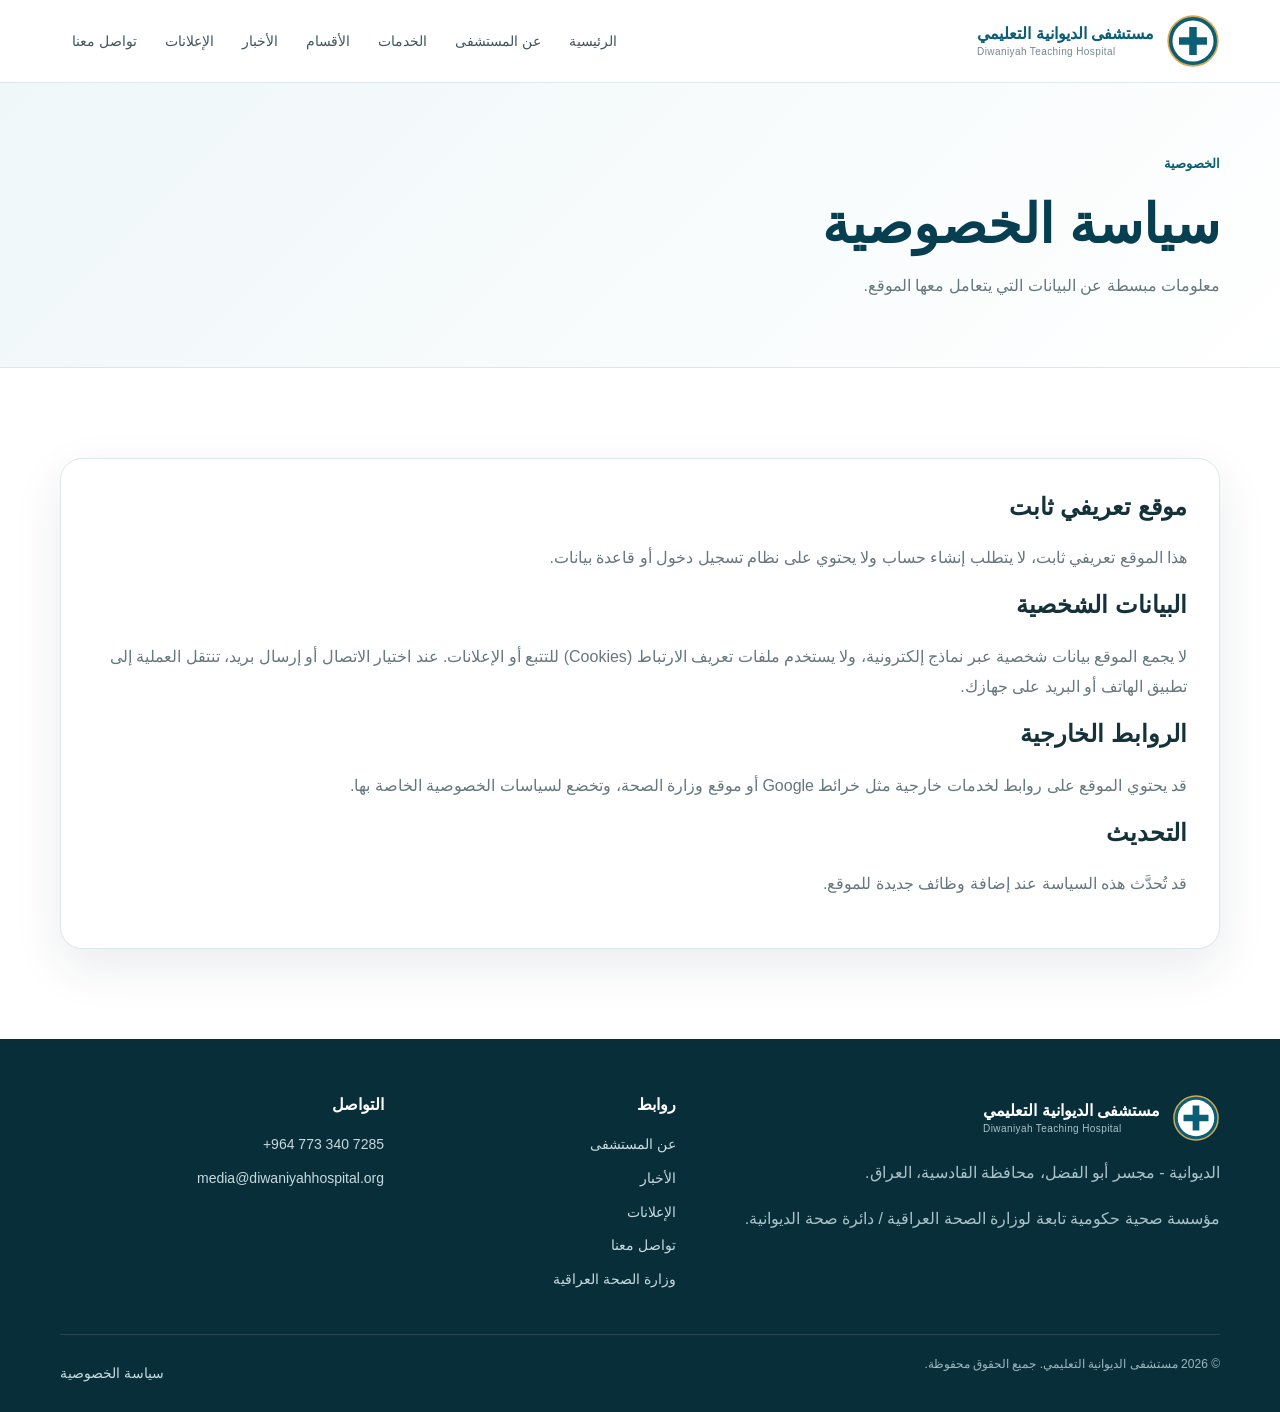
<file: privacy.html>
<!doctype html>
<html lang="ar" dir="rtl">
<head>
  <meta charset="utf-8">
  <meta name="viewport" content="width=device-width, initial-scale=1">
  <title>سياسة الخصوصية | مستشفى الديوانية التعليمي</title>
  <meta name="description" content="سياسة الخصوصية لموقع مستشفى الديوانية التعليمي.">
  <link rel="canonical" href="https://diwaniyahhospital.org/privacy.html">
  <meta property="og:type" content="website">
  <meta property="og:site_name" content="مستشفى الديوانية التعليمي">
  <meta property="og:title" content="سياسة الخصوصية | مستشفى الديوانية التعليمي">
  <meta property="og:description" content="سياسة الخصوصية لموقع مستشفى الديوانية التعليمي.">
  <meta property="og:url" content="https://diwaniyahhospital.org/privacy.html">
  <meta property="og:locale" content="ar_IQ">
  <meta name="theme-color" content="#0b5e75">
  <link rel="icon" href="/assets/images/logo.svg" type="image/svg+xml">
  <link rel="stylesheet" href="/assets/css/style.css">
</head>
<body>
  <a class="skip-link" href="#main">تجاوز إلى المحتوى</a>
  <header class="site-header">
    <div class="container header-inner">
      <a class="brand" href="/" aria-label="الصفحة الرئيسية">
        <img src="/assets/images/logo.svg" alt="" width="54" height="54">
        <span><strong>مستشفى الديوانية التعليمي</strong><small>Diwaniyah Teaching Hospital</small></span>
      </a>
      <button class="menu-toggle" aria-label="فتح القائمة" aria-expanded="false">☰</button>
      <nav class="main-nav" aria-label="التنقل الرئيسي"><a href="/">الرئيسية</a><a href="/about.html">عن المستشفى</a><a href="/services.html">الخدمات</a><a href="/departments.html">الأقسام</a><a href="/news.html">الأخبار</a><a href="/announcements.html">الإعلانات</a><a href="/contact.html">تواصل معنا</a></nav>
    </div>
  </header>
  <main id="main">
    <section class="page-hero"><div class="container"><span>الخصوصية</span><h1>سياسة الخصوصية</h1><p>معلومات مبسطة عن البيانات التي يتعامل معها الموقع.</p></div></section>
    <section class="section"><div class="container content-card">
      <h2>موقع تعريفي ثابت</h2><p>هذا الموقع تعريفي ثابت، لا يتطلب إنشاء حساب ولا يحتوي على نظام تسجيل دخول أو قاعدة بيانات.</p>
      <h2>البيانات الشخصية</h2><p>لا يجمع الموقع بيانات شخصية عبر نماذج إلكترونية، ولا يستخدم ملفات تعريف الارتباط (Cookies) للتتبع أو الإعلانات. عند اختيار الاتصال أو إرسال بريد، تنتقل العملية إلى تطبيق الهاتف أو البريد على جهازك.</p>
      <h2>الروابط الخارجية</h2><p>قد يحتوي الموقع على روابط لخدمات خارجية مثل خرائط Google أو موقع وزارة الصحة، وتخضع لسياسات الخصوصية الخاصة بها.</p>
      <h2>التحديث</h2><p>قد تُحدَّث هذه السياسة عند إضافة وظائف جديدة للموقع.</p>
    </div></section>
  </main>
  <footer class="site-footer">
    <div class="container footer-grid">
      <div>
        <a class="brand footer-brand" href="/"><img src="/assets/images/logo.svg" alt="" width="48" height="48"><span><strong>مستشفى الديوانية التعليمي</strong><small>Diwaniyah Teaching Hospital</small></span></a>
        <p>الديوانية - مجسر أبو الفضل، محافظة القادسية، العراق.</p>
        <p>مؤسسة صحية حكومية تابعة لوزارة الصحة العراقية / دائرة صحة الديوانية.</p>
      </div>
      <div><h3>روابط</h3><a href="/about.html">عن المستشفى</a><a href="/news.html">الأخبار</a><a href="/announcements.html">الإعلانات</a><a href="/contact.html">تواصل معنا</a><a href="https://moh.gov.iq/" target="_blank" rel="noopener">وزارة الصحة العراقية</a></div>
      <div><h3>التواصل</h3><a dir="ltr" href="tel:+9647733407285">+964 773 340 7285</a><a href="mailto:media@diwaniyahhospital.org">media@diwaniyahhospital.org</a></div>
    </div>
    <div class="container footer-bottom"><span>© <span class="year">2026</span> مستشفى الديوانية التعليمي. جميع الحقوق محفوظة.</span><a href="/privacy.html">سياسة الخصوصية</a></div>
  </footer>

  <script src="/assets/js/main.js"></script>
</body>
</html>
</file>
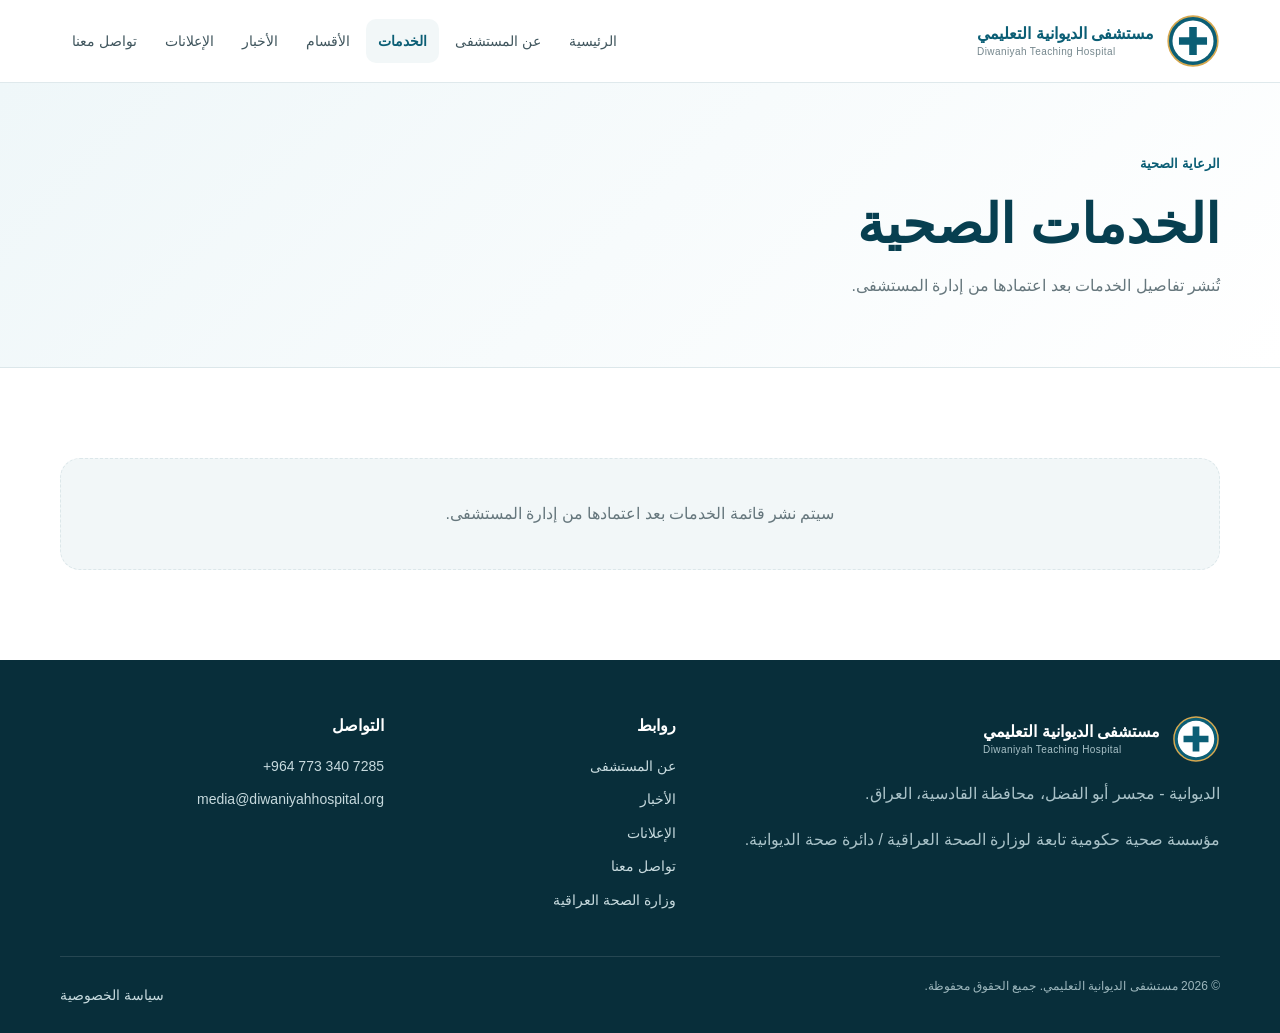
<file: services.html>
<!doctype html>
<html lang="ar" dir="rtl">
<head>
  <meta charset="utf-8">
  <meta name="viewport" content="width=device-width, initial-scale=1">
  <title>الخدمات | مستشفى الديوانية التعليمي</title>
  <meta name="description" content="الخدمات الصحية في مستشفى الديوانية التعليمي.">
  <link rel="canonical" href="https://diwaniyahhospital.org/services.html">
  <meta property="og:type" content="website">
  <meta property="og:site_name" content="مستشفى الديوانية التعليمي">
  <meta property="og:title" content="الخدمات | مستشفى الديوانية التعليمي">
  <meta property="og:description" content="الخدمات الصحية في مستشفى الديوانية التعليمي.">
  <meta property="og:url" content="https://diwaniyahhospital.org/services.html">
  <meta property="og:locale" content="ar_IQ">
  <meta name="theme-color" content="#0b5e75">
  <link rel="icon" href="/assets/images/logo.svg" type="image/svg+xml">
  <link rel="stylesheet" href="/assets/css/style.css">
</head>
<body>
  <a class="skip-link" href="#main">تجاوز إلى المحتوى</a>
  <header class="site-header">
    <div class="container header-inner">
      <a class="brand" href="/" aria-label="الصفحة الرئيسية">
        <img src="/assets/images/logo.svg" alt="" width="54" height="54">
        <span><strong>مستشفى الديوانية التعليمي</strong><small>Diwaniyah Teaching Hospital</small></span>
      </a>
      <button class="menu-toggle" aria-label="فتح القائمة" aria-expanded="false">☰</button>
      <nav class="main-nav" aria-label="التنقل الرئيسي"><a href="/">الرئيسية</a><a href="/about.html">عن المستشفى</a><a class="active" aria-current="page" href="/services.html">الخدمات</a><a href="/departments.html">الأقسام</a><a href="/news.html">الأخبار</a><a href="/announcements.html">الإعلانات</a><a href="/contact.html">تواصل معنا</a></nav>
    </div>
  </header>
  <main id="main">
    <section class="page-hero"><div class="container"><span>الرعاية الصحية</span><h1>الخدمات الصحية</h1><p>تُنشر تفاصيل الخدمات بعد اعتمادها من إدارة المستشفى.</p></div></section>
    <section class="section"><div class="container"><div id="services-list" class="cards-grid"></div></div></section>
  </main>
  <footer class="site-footer">
    <div class="container footer-grid">
      <div>
        <a class="brand footer-brand" href="/"><img src="/assets/images/logo.svg" alt="" width="48" height="48"><span><strong>مستشفى الديوانية التعليمي</strong><small>Diwaniyah Teaching Hospital</small></span></a>
        <p>الديوانية - مجسر أبو الفضل، محافظة القادسية، العراق.</p>
        <p>مؤسسة صحية حكومية تابعة لوزارة الصحة العراقية / دائرة صحة الديوانية.</p>
      </div>
      <div><h3>روابط</h3><a href="/about.html">عن المستشفى</a><a href="/news.html">الأخبار</a><a href="/announcements.html">الإعلانات</a><a href="/contact.html">تواصل معنا</a><a href="https://moh.gov.iq/" target="_blank" rel="noopener">وزارة الصحة العراقية</a></div>
      <div><h3>التواصل</h3><a dir="ltr" href="tel:+9647733407285">+964 773 340 7285</a><a href="mailto:media@diwaniyahhospital.org">media@diwaniyahhospital.org</a></div>
    </div>
    <div class="container footer-bottom"><span>© <span class="year">2026</span> مستشفى الديوانية التعليمي. جميع الحقوق محفوظة.</span><a href="/privacy.html">سياسة الخصوصية</a></div>
  </footer>

  <script src="/assets/js/main.js"></script>
  <script src="/assets/js/site.js"></script>
</body>
</html>
</file>
<file: assets/css/style.css>
:root{--primary:#0b5e75;--primary-dark:#073f50;--accent:#d6a84f;--ink:#15323b;--muted:#66777d;--soft:#f2f7f8;--white:#fff;--line:#dce7ea;--shadow:0 18px 50px rgba(14,48,60,.09);--radius:22px}*{box-sizing:border-box}html{scroll-behavior:smooth}body{margin:0;font-family:"Tahoma","Arial",sans-serif;color:var(--ink);background:#fff;line-height:1.9}a{color:inherit;text-decoration:none}.container{width:min(1160px,calc(100% - 36px));margin:auto}.skip-link{position:absolute;top:-60px;right:20px;background:#fff;padding:10px 16px;z-index:100}.skip-link:focus{top:10px}.site-header{position:sticky;top:0;z-index:50;background:rgba(255,255,255,.94);backdrop-filter:blur(12px);border-bottom:1px solid rgba(220,231,234,.9)}.header-inner{min-height:82px;display:flex;align-items:center;justify-content:space-between;gap:20px}.brand{display:flex;align-items:center;gap:12px;color:var(--primary)}.brand img{flex:0 0 auto}.brand span{display:flex;flex-direction:column;line-height:1.3}.brand strong{font-size:16px}.brand small{font-size:10px;letter-spacing:.4px;color:#75878d;direction:ltr}.main-nav{display:flex;align-items:center;gap:4px}.main-nav a{padding:9px 12px;border-radius:10px;color:#40565e;font-size:14px}.main-nav a:hover,.main-nav a.active{background:var(--soft);color:var(--primary);font-weight:700}.menu-toggle{display:none;border:0;background:var(--soft);color:var(--primary);font-size:23px;border-radius:12px;padding:7px 12px;cursor:pointer}.hero{position:relative;overflow:hidden;background:linear-gradient(135deg,#f1f8fa 0%,#fff 62%);padding:92px 0 80px}.hero-glow{position:absolute;width:480px;height:480px;border-radius:50%;background:rgba(11,94,117,.08);left:-160px;top:-170px;filter:blur(10px)}.hero-grid{position:relative;display:grid;grid-template-columns:1.35fr .65fr;gap:70px;align-items:center}.eyebrow,.section-heading span,.page-hero span,.cta span{display:inline-flex;align-items:center;gap:8px;color:var(--primary);font-weight:800;font-size:13px}.pulse-dot{width:9px;height:9px;background:#31a27b;border-radius:50%;box-shadow:0 0 0 6px rgba(49,162,123,.12)}h1,h2,h3{line-height:1.35;margin-top:0}.hero h1{font-size:clamp(42px,6vw,72px);margin:18px 0 20px;color:var(--primary-dark);letter-spacing:-2px}.hero h1 span{color:var(--primary)}.hero-copy p{font-size:18px;color:var(--muted);max-width:650px}.hero-actions{display:flex;gap:12px;flex-wrap:wrap;margin-top:30px}.btn{display:inline-flex;justify-content:center;align-items:center;min-height:48px;padding:9px 20px;border-radius:13px;font-weight:800;border:1px solid transparent;transition:.2s}.btn:hover{transform:translateY(-2px)}.btn-primary{background:var(--primary);color:#fff;box-shadow:0 10px 24px rgba(11,94,117,.18)}.btn-light{background:#fff;color:var(--primary);border-color:var(--line)}.btn-outline{border-color:var(--primary);color:var(--primary);background:#fff}.btn-white{background:#fff;color:var(--primary)}.hero-card{background:#fff;border:1px solid var(--line);box-shadow:var(--shadow);border-radius:28px;padding:28px;display:grid;gap:18px}.hero-card>div:not(.medical-cross){border-top:1px solid var(--line);padding-top:14px}.hero-card small{display:block;color:var(--muted);font-size:12px}.hero-card strong{display:block;font-size:15px;margin-top:3px;overflow-wrap:anywhere}.medical-cross{width:74px;height:74px;display:grid;place-items:center;border-radius:20px;background:var(--soft);color:var(--primary);font-size:55px;font-weight:300}.section{padding:90px 0}.section-soft{background:var(--soft)}.section-heading{text-align:center;max-width:720px;margin:0 auto 42px}.section-heading h2{font-size:34px;margin:7px 0}.section-heading p{color:var(--muted);margin:0}.about-grid{display:grid;grid-template-columns:1.05fr .95fr;gap:24px}.info-panel,.content-card,.side-card,.contact-card{border:1px solid var(--line);background:#fff;border-radius:var(--radius);box-shadow:var(--shadow);padding:32px}.info-panel h3{font-size:25px}.info-panel p{color:var(--muted)}.text-link{color:var(--primary);font-weight:800}.facts-grid{display:grid;grid-template-columns:1fr 1fr;gap:14px}.fact{background:var(--soft);border-radius:18px;padding:24px}.fact span{display:block;color:var(--muted);font-size:13px}.fact strong{display:block;font-size:20px;color:var(--primary-dark)}.cards-grid{display:grid;grid-template-columns:repeat(3,1fr);gap:20px}.news-card,.service-card,.department-card{border:1px solid var(--line);border-radius:20px;padding:24px;background:#fff;box-shadow:0 10px 30px rgba(14,48,60,.06)}.news-card .tag,.service-card .tag,.department-card .tag{display:inline-block;background:var(--soft);color:var(--primary);padding:3px 10px;border-radius:20px;font-size:11px;font-weight:800}.news-card h3,.service-card h3,.department-card h3{font-size:20px;margin:12px 0 8px}.news-card p,.service-card p,.department-card p{color:var(--muted);font-size:14px}.news-date{font-size:12px;color:#87979c}.empty-state{grid-column:1/-1;text-align:center;border:1px dashed var(--line);border-radius:20px;padding:40px 24px;background:var(--soft);color:var(--muted)}.empty-state p{margin:0}.center{text-align:center;margin-top:30px}.location-card{display:flex;align-items:center;gap:20px;background:#fff;border:1px solid var(--line);border-radius:24px;padding:25px;box-shadow:var(--shadow)}.location-card>div:nth-child(2){flex:1}.location-card h3{margin:0}.location-card p{margin:2px 0;color:var(--muted)}.location-icon,.contact-icon{width:52px;height:52px;display:grid;place-items:center;border-radius:15px;background:var(--soft);color:var(--primary);font-size:27px}.cta{background:var(--primary);color:#fff;padding:55px 0}.cta-inner{display:flex;align-items:center;justify-content:space-between;gap:30px}.cta h2{font-size:30px;margin:4px 0}.cta p{margin:0;color:#d7e8ed}.cta span{color:#bfe0e8}.site-footer{background:#082e3a;color:#d9e7ea;padding:55px 0 18px}.footer-grid{display:grid;grid-template-columns:1.4fr .7fr .9fr;gap:40px}.footer-brand{color:#fff}.site-footer a[dir=ltr]{text-align:right}.footer-brand small{color:#a9c2c8}.site-footer p{color:#a9c2c8}.site-footer h3{color:#fff;font-size:16px}.site-footer>div a:not(.brand){display:block;margin:7px 0;color:#c7dade;font-size:14px}.footer-bottom{border-top:1px solid rgba(255,255,255,.12);margin-top:35px;padding-top:18px;display:flex;justify-content:space-between;gap:15px;color:#9db7bd;font-size:12px}.page-hero{padding:65px 0;background:linear-gradient(135deg,#eff7f9,#fff);border-bottom:1px solid var(--line)}.page-hero h1{font-size:clamp(34px,5vw,54px);color:var(--primary-dark);margin:10px 0}.page-hero p{color:var(--muted);margin:0}.two-col{display:grid;grid-template-columns:1.4fr .6fr;gap:24px}.content-card p{color:var(--muted)}.side-card{height:max-content}.side-card dl{margin:0}.side-card dt{font-size:12px;color:var(--muted);margin-top:13px}.side-card dd{margin:0;font-weight:800}.facts-table{display:grid;grid-template-columns:1fr 1fr;border:1px solid var(--line);border-radius:20px;overflow:hidden}.facts-table div{padding:22px;border-left:1px solid var(--line);border-bottom:1px solid var(--line);background:#fff}.facts-table span{display:block;color:var(--muted);font-size:12px}.facts-table strong{display:block;margin-top:5px}.notice-list{display:grid;gap:15px}.notice{border:1px solid var(--line);border-right:5px solid var(--primary);border-radius:18px;padding:20px 24px;background:#fff;box-shadow:0 8px 25px rgba(14,48,60,.05)}.notice h3{margin:0 0 4px}.notice p{margin:0;color:var(--muted)}.contact-grid{display:grid;grid-template-columns:repeat(2,1fr);gap:20px}.contact-card h3{margin:15px 0 5px}.contact-card p{color:var(--muted);overflow-wrap:anywhere}.error-page{min-height:100vh;display:grid;place-items:center;text-align:center;background:var(--soft)}.error-number{font-size:110px;line-height:1;font-weight:900;color:var(--primary)}.reveal{animation:rise .7s ease both}@keyframes rise{from{opacity:0;transform:translateY(12px)}to{opacity:1;transform:none}}@media(prefers-reduced-motion:reduce){.reveal{animation:none}.btn{transition:none}}@media(max-width:900px){.main-nav{display:none;position:absolute;top:82px;right:18px;left:18px;background:#fff;border:1px solid var(--line);border-radius:18px;padding:10px;box-shadow:var(--shadow);flex-direction:column;align-items:stretch}.main-nav.open{display:flex}.main-nav a{padding:11px 14px}.menu-toggle{display:block}.hero-grid,.about-grid,.two-col{grid-template-columns:1fr}.hero{padding-top:65px}.cards-grid{grid-template-columns:1fr 1fr}.footer-grid{grid-template-columns:1fr 1fr}.location-card{align-items:flex-start;flex-wrap:wrap}}@media(max-width:600px){.container{width:min(100% - 24px,1160px)}.header-inner{min-height:72px}.brand strong{font-size:13px}.brand small{font-size:8px}.main-nav{top:72px}.hero{padding:55px 0}.hero h1{font-size:43px;letter-spacing:-1px}.hero-copy p{font-size:16px}.section{padding:65px 0}.section-heading h2{font-size:28px}.facts-grid,.cards-grid,.contact-grid,.facts-table,.footer-grid{grid-template-columns:1fr}.location-card .btn{width:100%}.cta-inner{flex-direction:column;align-items:flex-start}.footer-bottom{flex-direction:column}.info-panel,.content-card,.side-card,.contact-card{padding:24px}}
</file>
